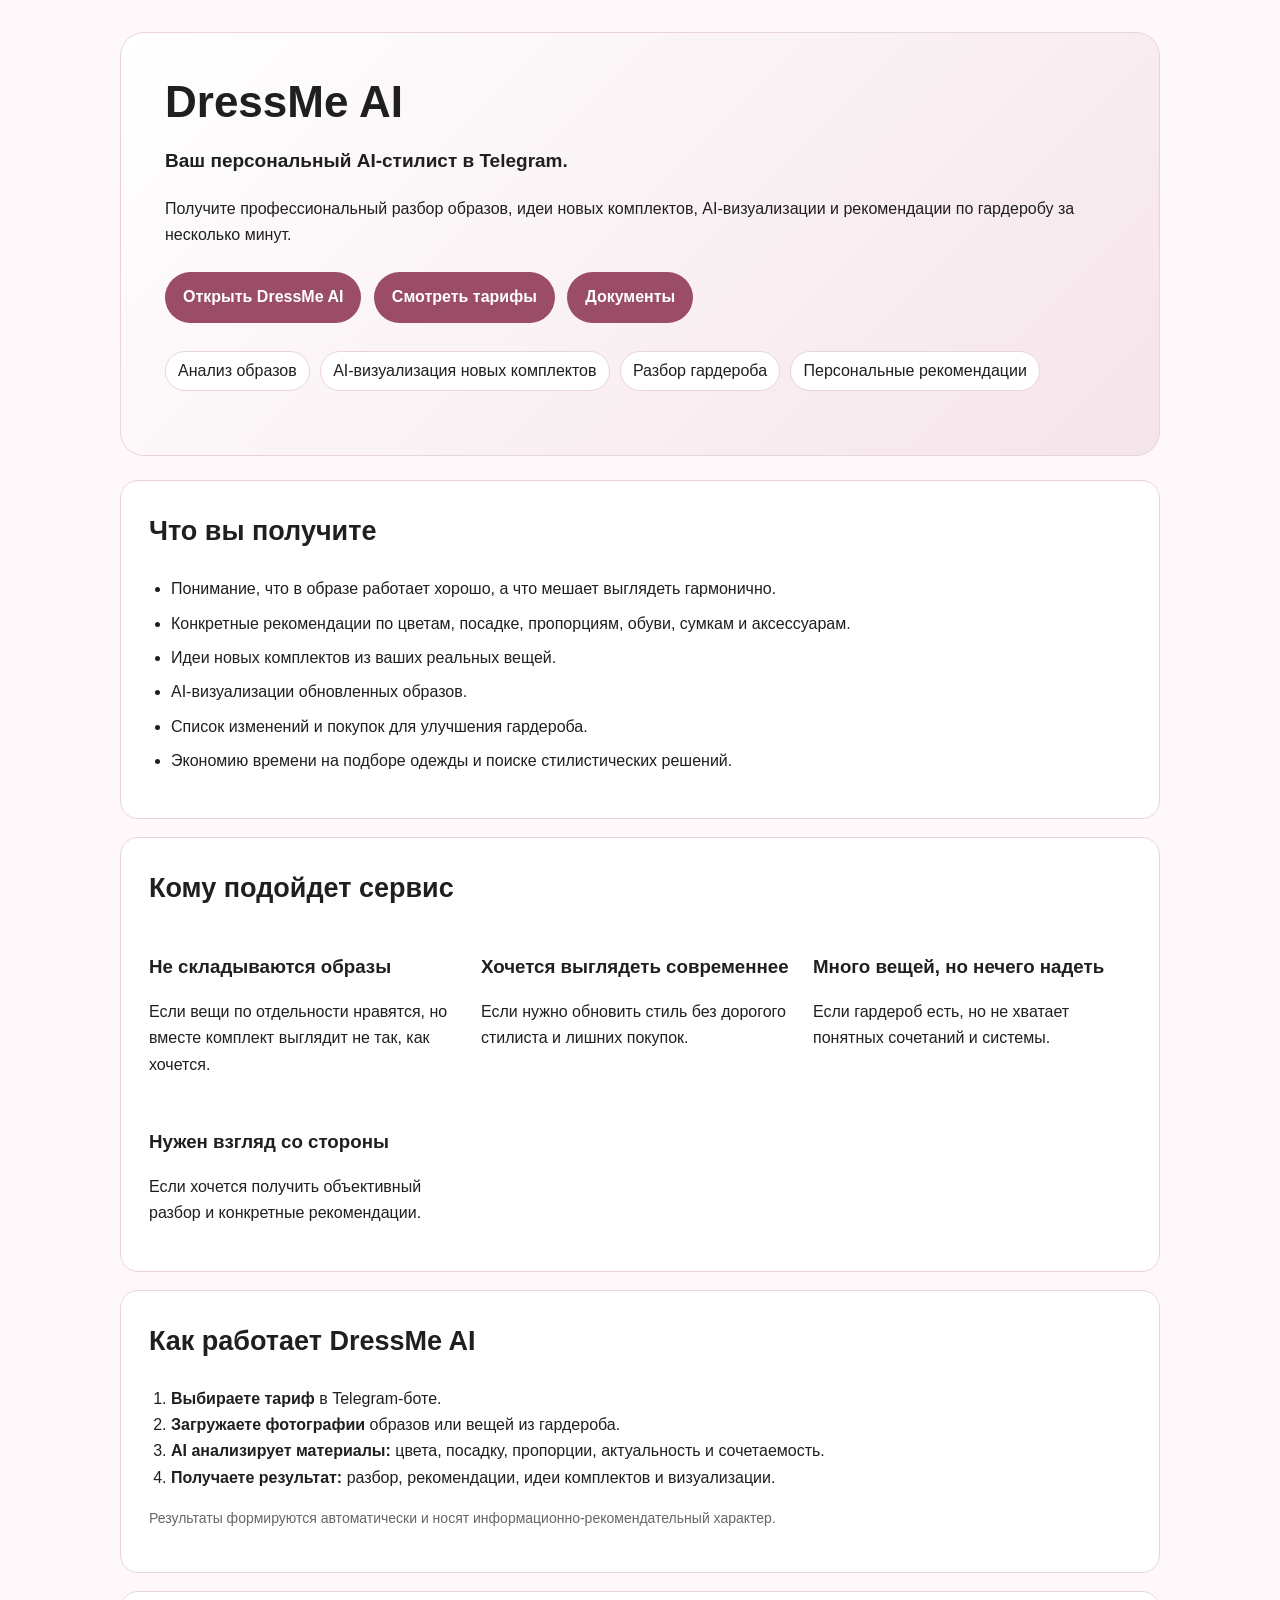
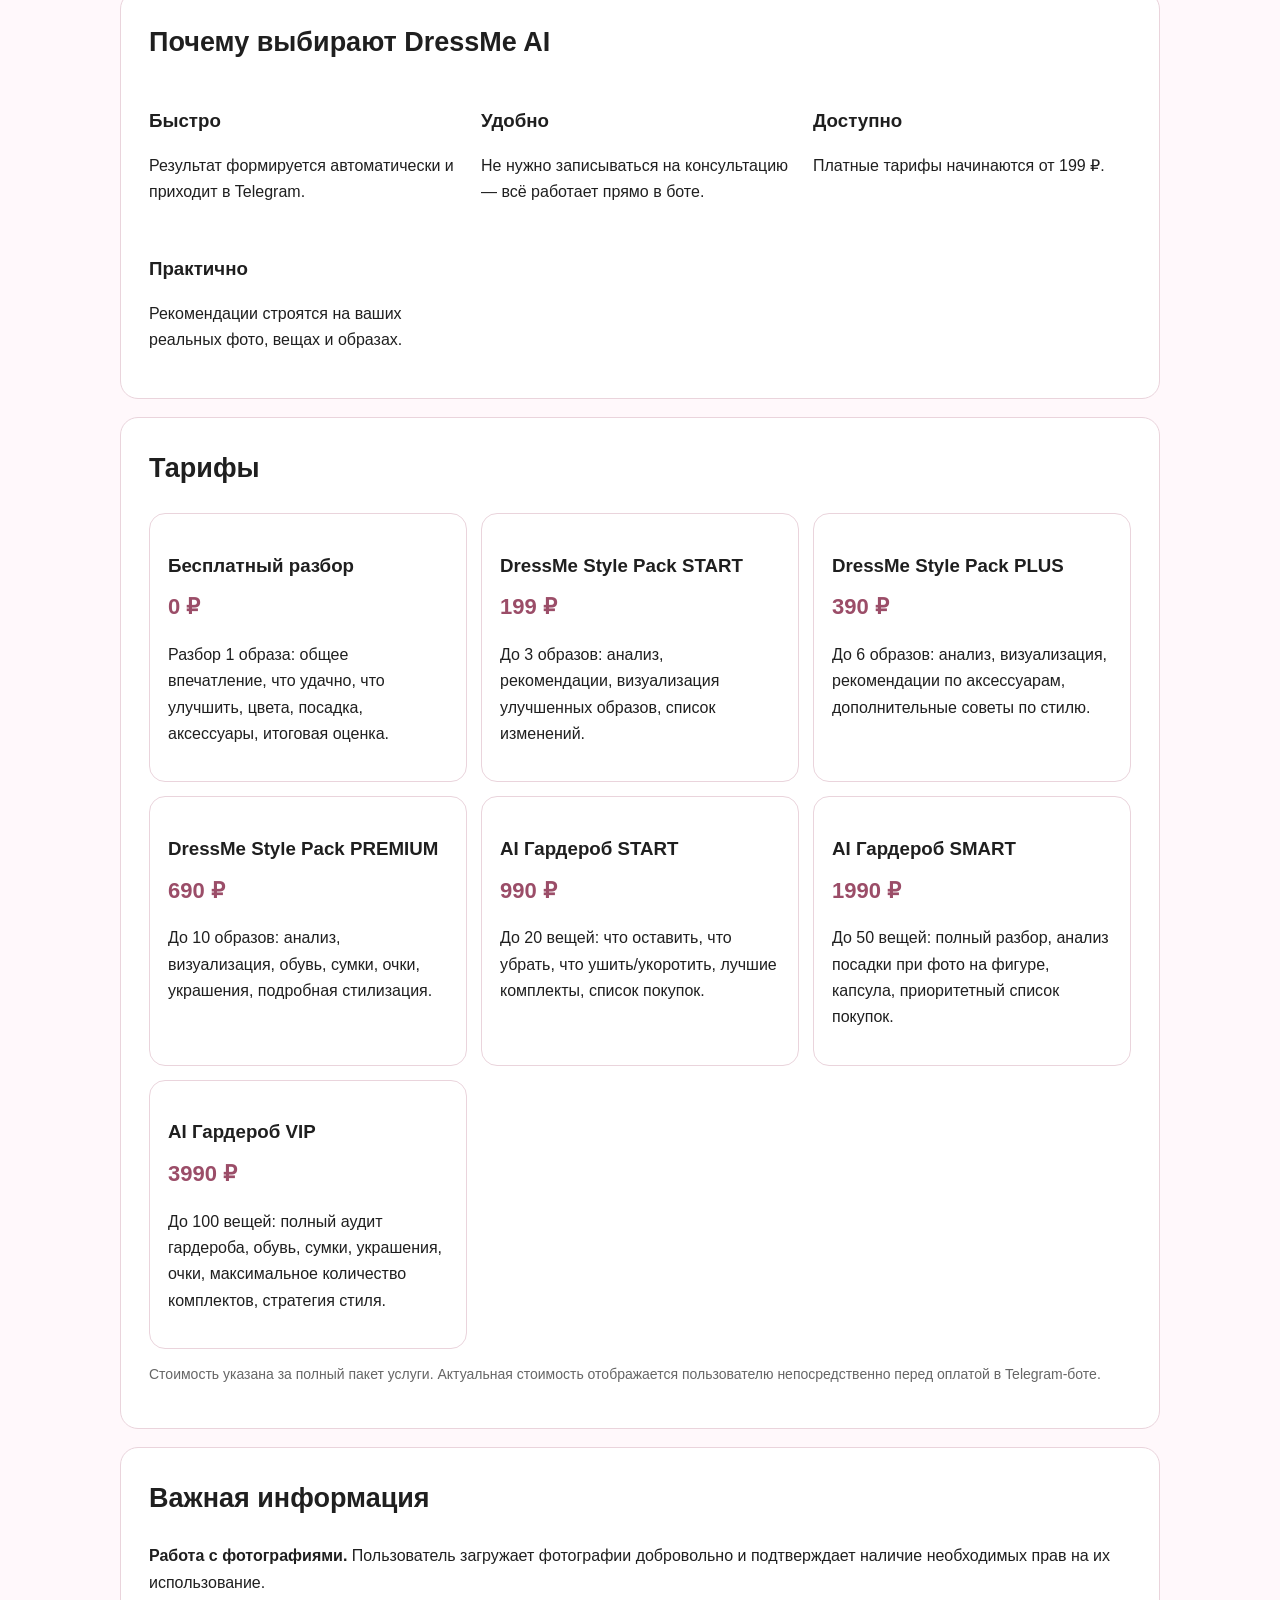
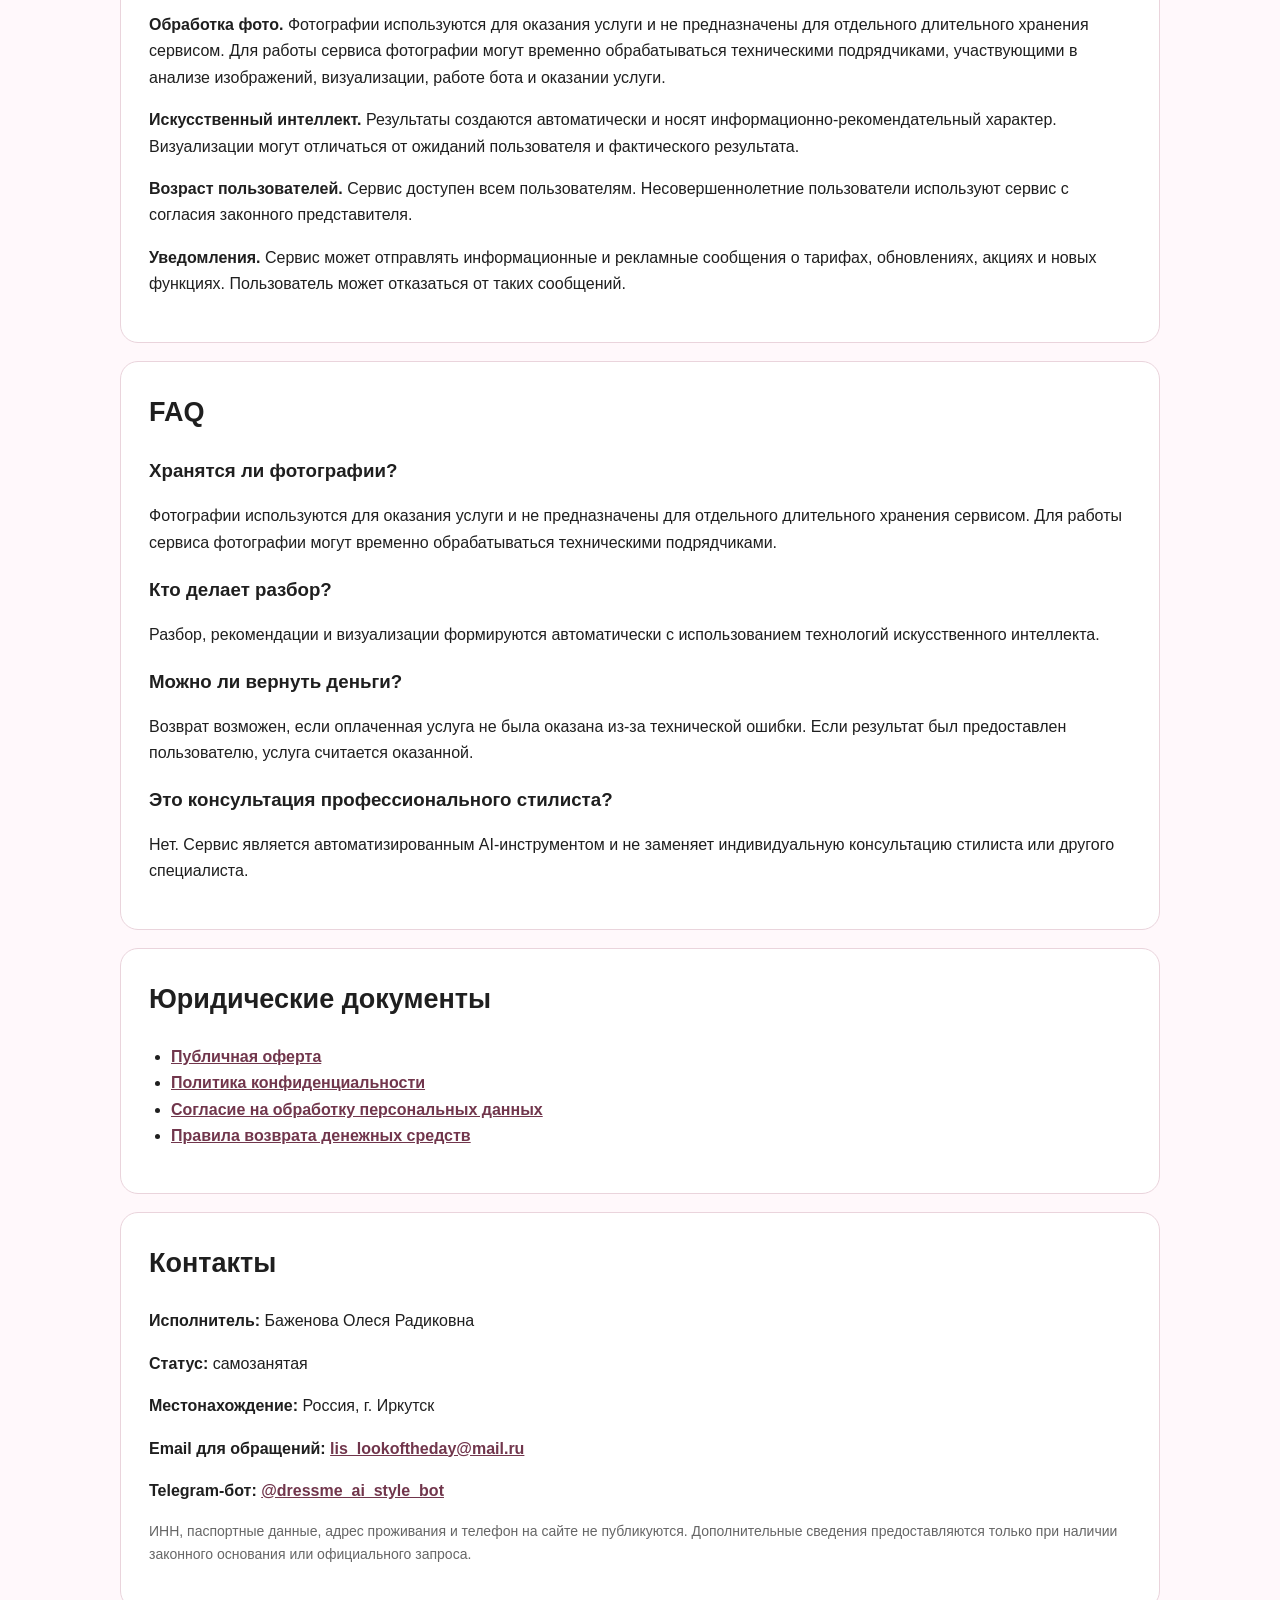
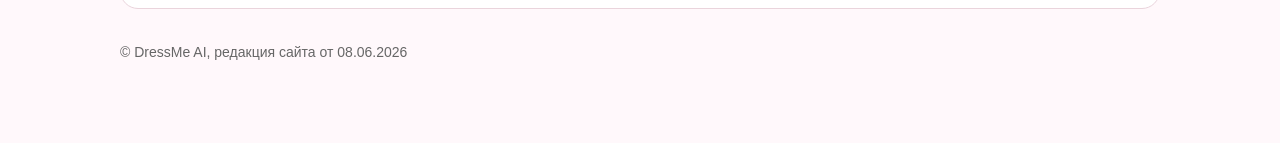
<file: index.html>
<!doctype html>
<html lang="ru">
<head>
  <meta charset="utf-8">
  <title>DressMe AI — персональный AI-стилист в Telegram</title>
  <meta name="viewport" content="width=device-width, initial-scale=1">
  <meta name="description" content="DressMe AI — персональный AI-стилист в Telegram: анализ образов, AI-визуализация комплектов и разбор гардероба.">
  <link rel="stylesheet" href="style.css">
</head>
<body>
<div class="container">
  <section class="hero">
    <h1>DressMe AI</h1>
    <p class="lead"><b>Ваш персональный AI-стилист в Telegram.</b></p>
    <p>Получите профессиональный разбор образов, идеи новых комплектов, AI-визуализации и рекомендации по гардеробу за несколько минут.</p>
    <p>
      <a class="btn" href="https://t.me/dressme_ai_style_bot">Открыть DressMe AI</a>
      <a class="btn" href="#prices">Смотреть тарифы</a>
      <a class="btn" href="#docs">Документы</a>
    </p>
    <p>
      <span class="badge">Анализ образов</span>
      <span class="badge">AI-визуализация новых комплектов</span>
      <span class="badge">Разбор гардероба</span>
      <span class="badge">Персональные рекомендации</span>
    </p>
  </section>

  <section class="card">
    <h2>Что вы получите</h2>
    <ul class="checklist">
      <li>Понимание, что в образе работает хорошо, а что мешает выглядеть гармонично.</li>
      <li>Конкретные рекомендации по цветам, посадке, пропорциям, обуви, сумкам и аксессуарам.</li>
      <li>Идеи новых комплектов из ваших реальных вещей.</li>
      <li>AI-визуализации обновленных образов.</li>
      <li>Список изменений и покупок для улучшения гардероба.</li>
      <li>Экономию времени на подборе одежды и поиске стилистических решений.</li>
    </ul>
  </section>

  <section class="card">
    <h2>Кому подойдет сервис</h2>
    <div class="grid">
      <div><h3>Не складываются образы</h3><p>Если вещи по отдельности нравятся, но вместе комплект выглядит не так, как хочется.</p></div>
      <div><h3>Хочется выглядеть современнее</h3><p>Если нужно обновить стиль без дорогого стилиста и лишних покупок.</p></div>
      <div><h3>Много вещей, но нечего надеть</h3><p>Если гардероб есть, но не хватает понятных сочетаний и системы.</p></div>
      <div><h3>Нужен взгляд со стороны</h3><p>Если хочется получить объективный разбор и конкретные рекомендации.</p></div>
    </div>
  </section>

  <section class="card">
    <h2>Как работает DressMe AI</h2>
    <ol>
      <li><b>Выбираете тариф</b> в Telegram-боте.</li>
      <li><b>Загружаете фотографии</b> образов или вещей из гардероба.</li>
      <li><b>AI анализирует материалы:</b> цвета, посадку, пропорции, актуальность и сочетаемость.</li>
      <li><b>Получаете результат:</b> разбор, рекомендации, идеи комплектов и визуализации.</li>
    </ol>
    <p class="small">Результаты формируются автоматически и носят информационно-рекомендательный характер.</p>
  </section>

  <section class="card">
    <h2>Почему выбирают DressMe AI</h2>
    <div class="grid">
      <div><h3>Быстро</h3><p>Результат формируется автоматически и приходит в Telegram.</p></div>
      <div><h3>Удобно</h3><p>Не нужно записываться на консультацию — всё работает прямо в боте.</p></div>
      <div><h3>Доступно</h3><p>Платные тарифы начинаются от 199 ₽.</p></div>
      <div><h3>Практично</h3><p>Рекомендации строятся на ваших реальных фото, вещах и образах.</p></div>
    </div>
  </section>

  <section class="card" id="prices">
    <h2>Тарифы</h2>
    <div class="grid">
      <div class="price"><h3>Бесплатный разбор</h3><strong>0 ₽</strong><p>Разбор 1 образа: общее впечатление, что удачно, что улучшить, цвета, посадка, аксессуары, итоговая оценка.</p></div>
      <div class="price"><h3>DressMe Style Pack START</h3><strong>199 ₽</strong><p>До 3 образов: анализ, рекомендации, визуализация улучшенных образов, список изменений.</p></div>
      <div class="price"><h3>DressMe Style Pack PLUS</h3><strong>390 ₽</strong><p>До 6 образов: анализ, визуализация, рекомендации по аксессуарам, дополнительные советы по стилю.</p></div>
      <div class="price"><h3>DressMe Style Pack PREMIUM</h3><strong>690 ₽</strong><p>До 10 образов: анализ, визуализация, обувь, сумки, очки, украшения, подробная стилизация.</p></div>
      <div class="price"><h3>AI Гардероб START</h3><strong>990 ₽</strong><p>До 20 вещей: что оставить, что убрать, что ушить/укоротить, лучшие комплекты, список покупок.</p></div>
      <div class="price"><h3>AI Гардероб SMART</h3><strong>1990 ₽</strong><p>До 50 вещей: полный разбор, анализ посадки при фото на фигуре, капсула, приоритетный список покупок.</p></div>
      <div class="price"><h3>AI Гардероб VIP</h3><strong>3990 ₽</strong><p>До 100 вещей: полный аудит гардероба, обувь, сумки, украшения, очки, максимальное количество комплектов, стратегия стиля.</p></div>
    </div>
    <p class="small">Стоимость указана за полный пакет услуги. Актуальная стоимость отображается пользователю непосредственно перед оплатой в Telegram-боте.</p>
  </section>

  <section class="card">
    <h2>Важная информация</h2>
    <p><b>Работа с фотографиями.</b> Пользователь загружает фотографии добровольно и подтверждает наличие необходимых прав на их использование.</p>
    <p><b>Обработка фото.</b> Фотографии используются для оказания услуги и не предназначены для отдельного длительного хранения сервисом. Для работы сервиса фотографии могут временно обрабатываться техническими подрядчиками, участвующими в анализе изображений, визуализации, работе бота и оказании услуги.</p>
    <p><b>Искусственный интеллект.</b> Результаты создаются автоматически и носят информационно-рекомендательный характер. Визуализации могут отличаться от ожиданий пользователя и фактического результата.</p>
    <p><b>Возраст пользователей.</b> Сервис доступен всем пользователям. Несовершеннолетние пользователи используют сервис с согласия законного представителя.</p>
    <p><b>Уведомления.</b> Сервис может отправлять информационные и рекламные сообщения о тарифах, обновлениях, акциях и новых функциях. Пользователь может отказаться от таких сообщений.</p>
  </section>

  <section class="card">
    <h2>FAQ</h2>
    <h3>Хранятся ли фотографии?</h3>
    <p>Фотографии используются для оказания услуги и не предназначены для отдельного длительного хранения сервисом. Для работы сервиса фотографии могут временно обрабатываться техническими подрядчиками.</p>
    <h3>Кто делает разбор?</h3>
    <p>Разбор, рекомендации и визуализации формируются автоматически с использованием технологий искусственного интеллекта.</p>
    <h3>Можно ли вернуть деньги?</h3>
    <p>Возврат возможен, если оплаченная услуга не была оказана из-за технической ошибки. Если результат был предоставлен пользователю, услуга считается оказанной.</p>
    <h3>Это консультация профессионального стилиста?</h3>
    <p>Нет. Сервис является автоматизированным AI-инструментом и не заменяет индивидуальную консультацию стилиста или другого специалиста.</p>
  </section>

  <section class="card" id="docs">
    <h2>Юридические документы</h2>
    <ul>
      <li><a href="offer.html">Публичная оферта</a></li>
      <li><a href="privacy.html">Политика конфиденциальности</a></li>
      <li><a href="consent.html">Согласие на обработку персональных данных</a></li>
      <li><a href="refund.html">Правила возврата денежных средств</a></li>
    </ul>
  </section>

  <section class="card">
    <h2>Контакты</h2>
    <p><b>Исполнитель:</b> Баженова Олеся Радиковна</p>
    <p><b>Статус:</b> самозанятая</p>
    <p><b>Местонахождение:</b> Россия, г. Иркутск</p>
    <p><b>Email для обращений:</b> <a href="mailto:lis_lookoftheday@mail.ru">lis_lookoftheday@mail.ru</a></p>
    <p><b>Telegram-бот:</b> <a href="https://t.me/dressme_ai_style_bot">@dressme_ai_style_bot</a></p>
    <p class="small">ИНН, паспортные данные, адрес проживания и телефон на сайте не публикуются. Дополнительные сведения предоставляются только при наличии законного основания или официального запроса.</p>
  </section>

  <p class="footer">© DressMe AI, редакция сайта от 08.06.2026</p>
</div>
</body>
</html>
</file>
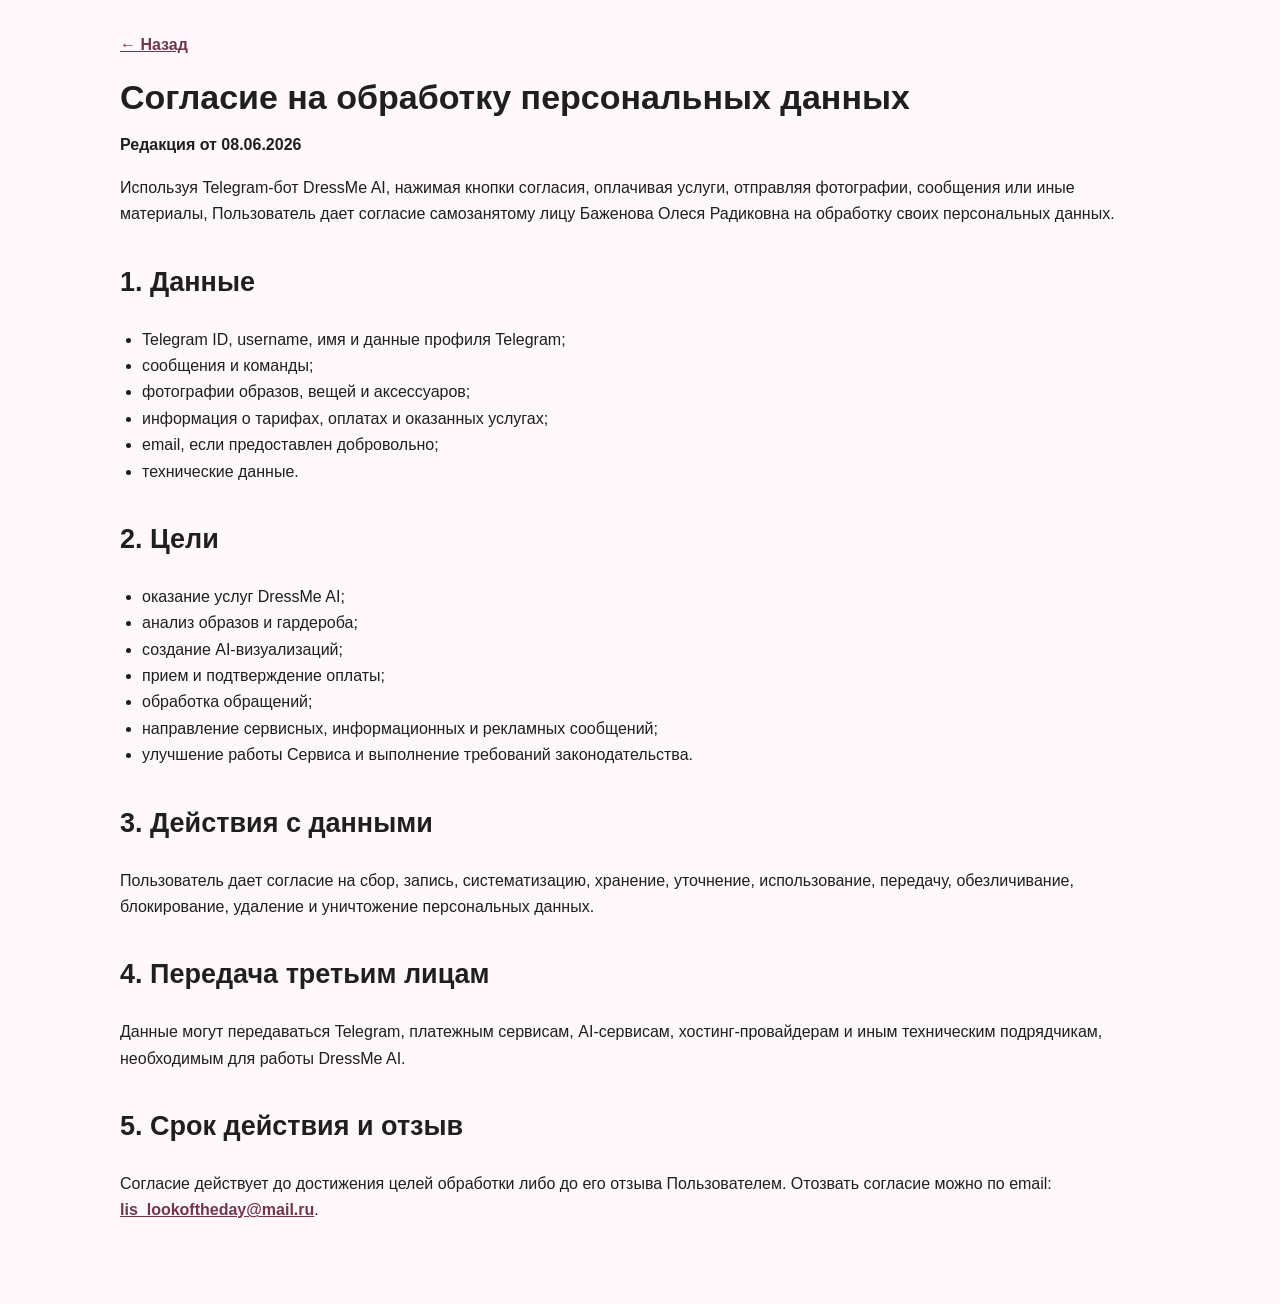
<file: consent.html>
<!doctype html><html lang="ru"><head><meta charset="utf-8"><title>Согласие на обработку персональных данных</title><meta name="viewport" content="width=device-width, initial-scale=1"><link rel="stylesheet" href="style.css"></head><body><div class="container doc"><a class="back" href="index.html">← Назад</a><h1>Согласие на обработку персональных данных</h1><p><b>Редакция от 08.06.2026</b></p><p>Используя Telegram-бот DressMe AI, нажимая кнопки согласия, оплачивая услуги, отправляя фотографии, сообщения или иные материалы, Пользователь дает согласие самозанятому лицу Баженова Олеся Радиковна на обработку своих персональных данных.</p><h2>1. Данные</h2><ul><li>Telegram ID, username, имя и данные профиля Telegram;</li><li>сообщения и команды;</li><li>фотографии образов, вещей и аксессуаров;</li><li>информация о тарифах, оплатах и оказанных услугах;</li><li>email, если предоставлен добровольно;</li><li>технические данные.</li></ul><h2>2. Цели</h2><ul><li>оказание услуг DressMe AI;</li><li>анализ образов и гардероба;</li><li>создание AI-визуализаций;</li><li>прием и подтверждение оплаты;</li><li>обработка обращений;</li><li>направление сервисных, информационных и рекламных сообщений;</li><li>улучшение работы Сервиса и выполнение требований законодательства.</li></ul><h2>3. Действия с данными</h2><p>Пользователь дает согласие на сбор, запись, систематизацию, хранение, уточнение, использование, передачу, обезличивание, блокирование, удаление и уничтожение персональных данных.</p><h2>4. Передача третьим лицам</h2><p>Данные могут передаваться Telegram, платежным сервисам, AI-сервисам, хостинг-провайдерам и иным техническим подрядчикам, необходимым для работы DressMe AI.</p><h2>5. Срок действия и отзыв</h2><p>Согласие действует до достижения целей обработки либо до его отзыва Пользователем. Отозвать согласие можно по email: <a href="mailto:lis_lookoftheday@mail.ru">lis_lookoftheday@mail.ru</a>.</p></div></body></html>
</file>
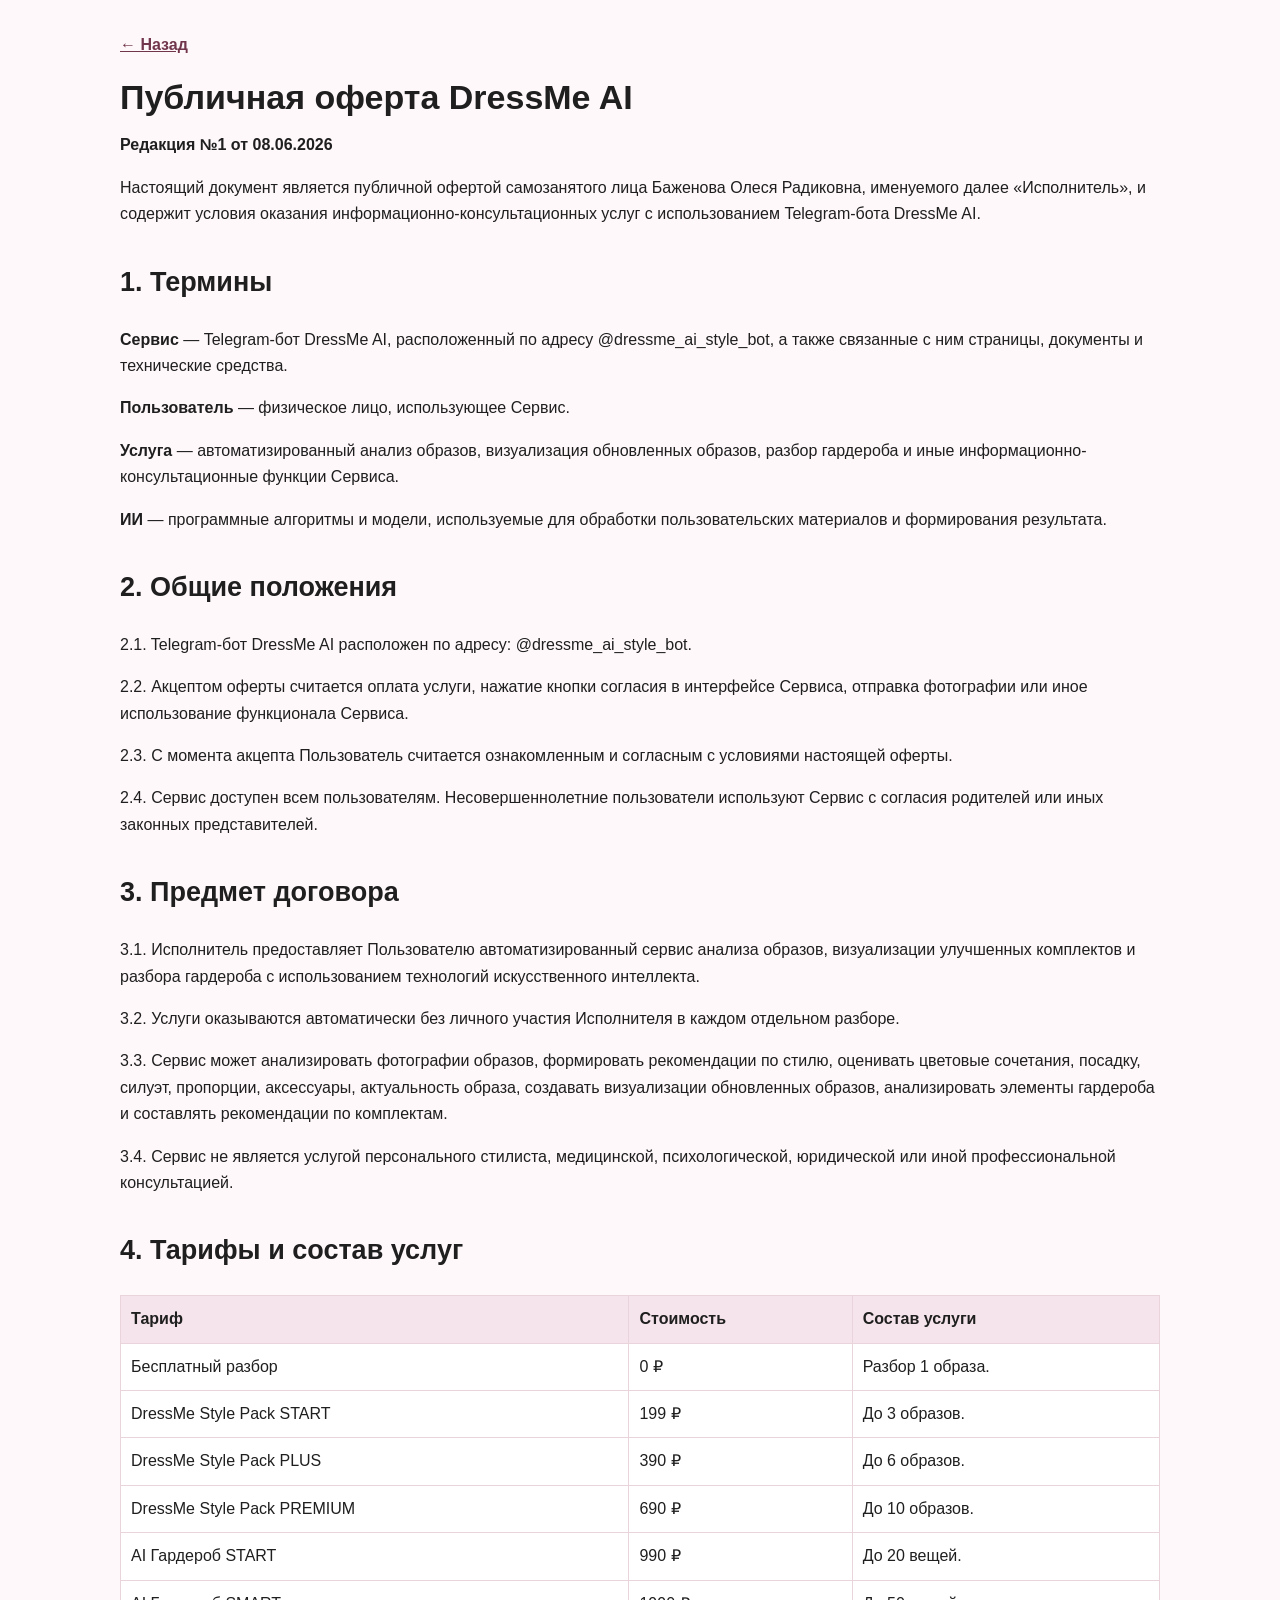
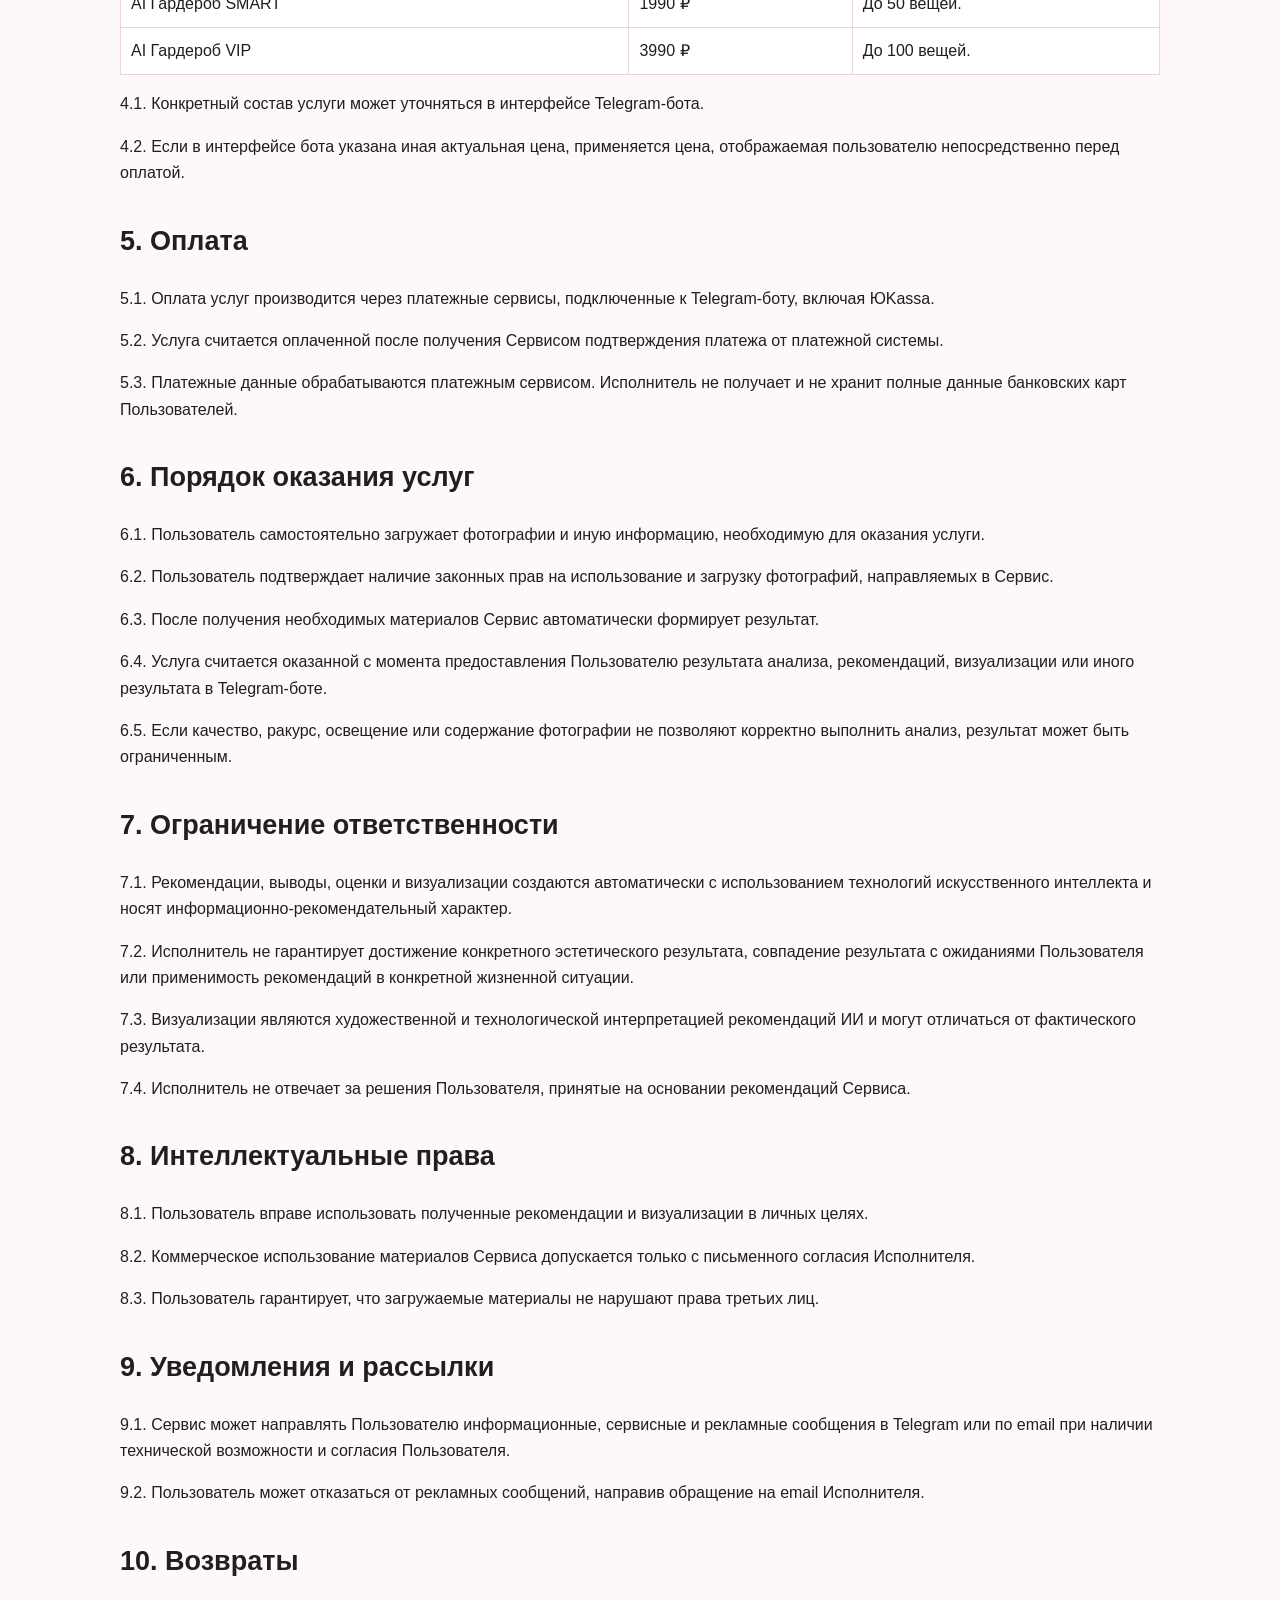
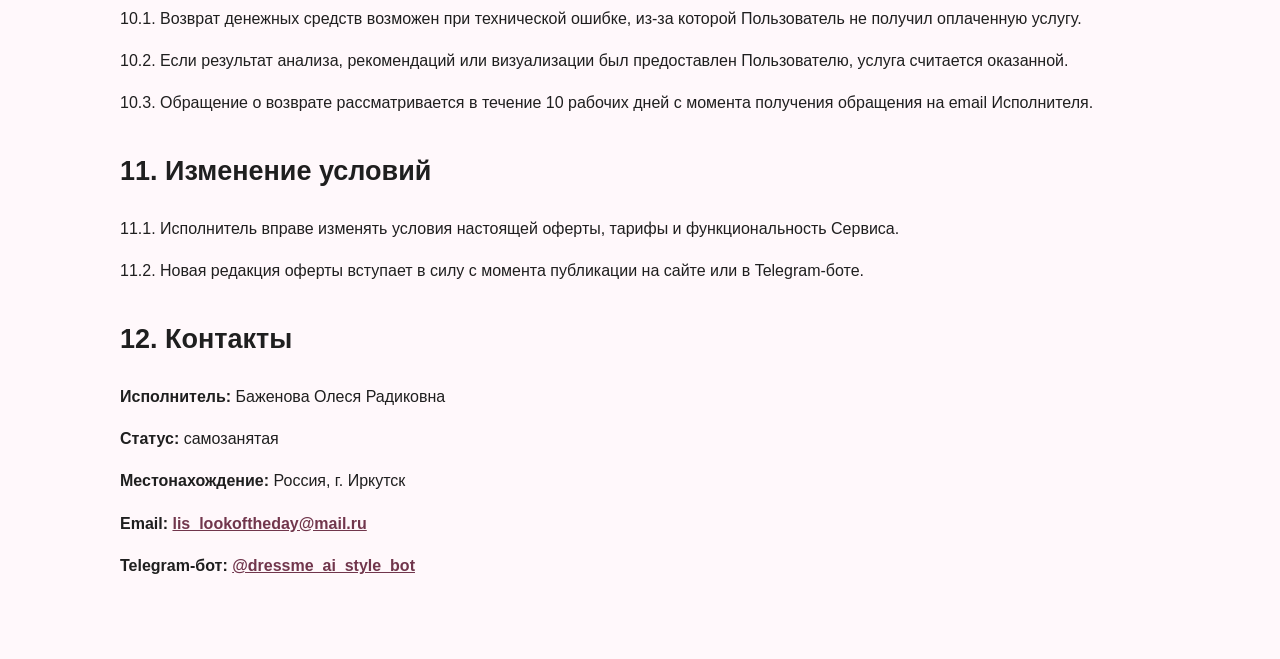
<file: offer.html>
<!doctype html><html lang="ru"><head><meta charset="utf-8"><title>Публичная оферта DressMe AI</title><meta name="viewport" content="width=device-width, initial-scale=1"><link rel="stylesheet" href="style.css"></head><body><div class="container doc">
<a class="back" href="index.html">← Назад</a>
<h1>Публичная оферта DressMe AI</h1><p><b>Редакция №1 от 08.06.2026</b></p>
<p>Настоящий документ является публичной офертой самозанятого лица Баженова Олеся Радиковна, именуемого далее «Исполнитель», и содержит условия оказания информационно-консультационных услуг с использованием Telegram-бота DressMe AI.</p>
<h2>1. Термины</h2><p><b>Сервис</b> — Telegram-бот DressMe AI, расположенный по адресу @dressme_ai_style_bot, а также связанные с ним страницы, документы и технические средства.</p><p><b>Пользователь</b> — физическое лицо, использующее Сервис.</p><p><b>Услуга</b> — автоматизированный анализ образов, визуализация обновленных образов, разбор гардероба и иные информационно-консультационные функции Сервиса.</p><p><b>ИИ</b> — программные алгоритмы и модели, используемые для обработки пользовательских материалов и формирования результата.</p>
<h2>2. Общие положения</h2><p>2.1. Telegram-бот DressMe AI расположен по адресу: @dressme_ai_style_bot.</p><p>2.2. Акцептом оферты считается оплата услуги, нажатие кнопки согласия в интерфейсе Сервиса, отправка фотографии или иное использование функционала Сервиса.</p><p>2.3. С момента акцепта Пользователь считается ознакомленным и согласным с условиями настоящей оферты.</p><p>2.4. Сервис доступен всем пользователям. Несовершеннолетние пользователи используют Сервис с согласия родителей или иных законных представителей.</p>
<h2>3. Предмет договора</h2><p>3.1. Исполнитель предоставляет Пользователю автоматизированный сервис анализа образов, визуализации улучшенных комплектов и разбора гардероба с использованием технологий искусственного интеллекта.</p><p>3.2. Услуги оказываются автоматически без личного участия Исполнителя в каждом отдельном разборе.</p><p>3.3. Сервис может анализировать фотографии образов, формировать рекомендации по стилю, оценивать цветовые сочетания, посадку, силуэт, пропорции, аксессуары, актуальность образа, создавать визуализации обновленных образов, анализировать элементы гардероба и составлять рекомендации по комплектам.</p><p>3.4. Сервис не является услугой персонального стилиста, медицинской, психологической, юридической или иной профессиональной консультацией.</p>
<h2>4. Тарифы и состав услуг</h2><table><tr><th>Тариф</th><th>Стоимость</th><th>Состав услуги</th></tr><tr><td>Бесплатный разбор</td><td>0 ₽</td><td>Разбор 1 образа.</td></tr><tr><td>DressMe Style Pack START</td><td>199 ₽</td><td>До 3 образов.</td></tr><tr><td>DressMe Style Pack PLUS</td><td>390 ₽</td><td>До 6 образов.</td></tr><tr><td>DressMe Style Pack PREMIUM</td><td>690 ₽</td><td>До 10 образов.</td></tr><tr><td>AI Гардероб START</td><td>990 ₽</td><td>До 20 вещей.</td></tr><tr><td>AI Гардероб SMART</td><td>1990 ₽</td><td>До 50 вещей.</td></tr><tr><td>AI Гардероб VIP</td><td>3990 ₽</td><td>До 100 вещей.</td></tr></table><p>4.1. Конкретный состав услуги может уточняться в интерфейсе Telegram-бота.</p><p>4.2. Если в интерфейсе бота указана иная актуальная цена, применяется цена, отображаемая пользователю непосредственно перед оплатой.</p>
<h2>5. Оплата</h2><p>5.1. Оплата услуг производится через платежные сервисы, подключенные к Telegram-боту, включая ЮKassa.</p><p>5.2. Услуга считается оплаченной после получения Сервисом подтверждения платежа от платежной системы.</p><p>5.3. Платежные данные обрабатываются платежным сервисом. Исполнитель не получает и не хранит полные данные банковских карт Пользователей.</p>
<h2>6. Порядок оказания услуг</h2><p>6.1. Пользователь самостоятельно загружает фотографии и иную информацию, необходимую для оказания услуги.</p><p>6.2. Пользователь подтверждает наличие законных прав на использование и загрузку фотографий, направляемых в Сервис.</p><p>6.3. После получения необходимых материалов Сервис автоматически формирует результат.</p><p>6.4. Услуга считается оказанной с момента предоставления Пользователю результата анализа, рекомендаций, визуализации или иного результата в Telegram-боте.</p><p>6.5. Если качество, ракурс, освещение или содержание фотографии не позволяют корректно выполнить анализ, результат может быть ограниченным.</p>
<h2>7. Ограничение ответственности</h2><p>7.1. Рекомендации, выводы, оценки и визуализации создаются автоматически с использованием технологий искусственного интеллекта и носят информационно-рекомендательный характер.</p><p>7.2. Исполнитель не гарантирует достижение конкретного эстетического результата, совпадение результата с ожиданиями Пользователя или применимость рекомендаций в конкретной жизненной ситуации.</p><p>7.3. Визуализации являются художественной и технологической интерпретацией рекомендаций ИИ и могут отличаться от фактического результата.</p><p>7.4. Исполнитель не отвечает за решения Пользователя, принятые на основании рекомендаций Сервиса.</p>
<h2>8. Интеллектуальные права</h2><p>8.1. Пользователь вправе использовать полученные рекомендации и визуализации в личных целях.</p><p>8.2. Коммерческое использование материалов Сервиса допускается только с письменного согласия Исполнителя.</p><p>8.3. Пользователь гарантирует, что загружаемые материалы не нарушают права третьих лиц.</p>
<h2>9. Уведомления и рассылки</h2><p>9.1. Сервис может направлять Пользователю информационные, сервисные и рекламные сообщения в Telegram или по email при наличии технической возможности и согласия Пользователя.</p><p>9.2. Пользователь может отказаться от рекламных сообщений, направив обращение на email Исполнителя.</p>
<h2>10. Возвраты</h2><p>10.1. Возврат денежных средств возможен при технической ошибке, из-за которой Пользователь не получил оплаченную услугу.</p><p>10.2. Если результат анализа, рекомендаций или визуализации был предоставлен Пользователю, услуга считается оказанной.</p><p>10.3. Обращение о возврате рассматривается в течение 10 рабочих дней с момента получения обращения на email Исполнителя.</p>
<h2>11. Изменение условий</h2><p>11.1. Исполнитель вправе изменять условия настоящей оферты, тарифы и функциональность Сервиса.</p><p>11.2. Новая редакция оферты вступает в силу с момента публикации на сайте или в Telegram-боте.</p>
<h2>12. Контакты</h2><p><b>Исполнитель:</b> Баженова Олеся Радиковна</p><p><b>Статус:</b> самозанятая</p><p><b>Местонахождение:</b> Россия, г. Иркутск</p><p><b>Email:</b> <a href="mailto:lis_lookoftheday@mail.ru">lis_lookoftheday@mail.ru</a></p><p><b>Telegram-бот:</b> <a href="https://t.me/dressme_ai_style_bot">@dressme_ai_style_bot</a></p></div></body></html>
</file>
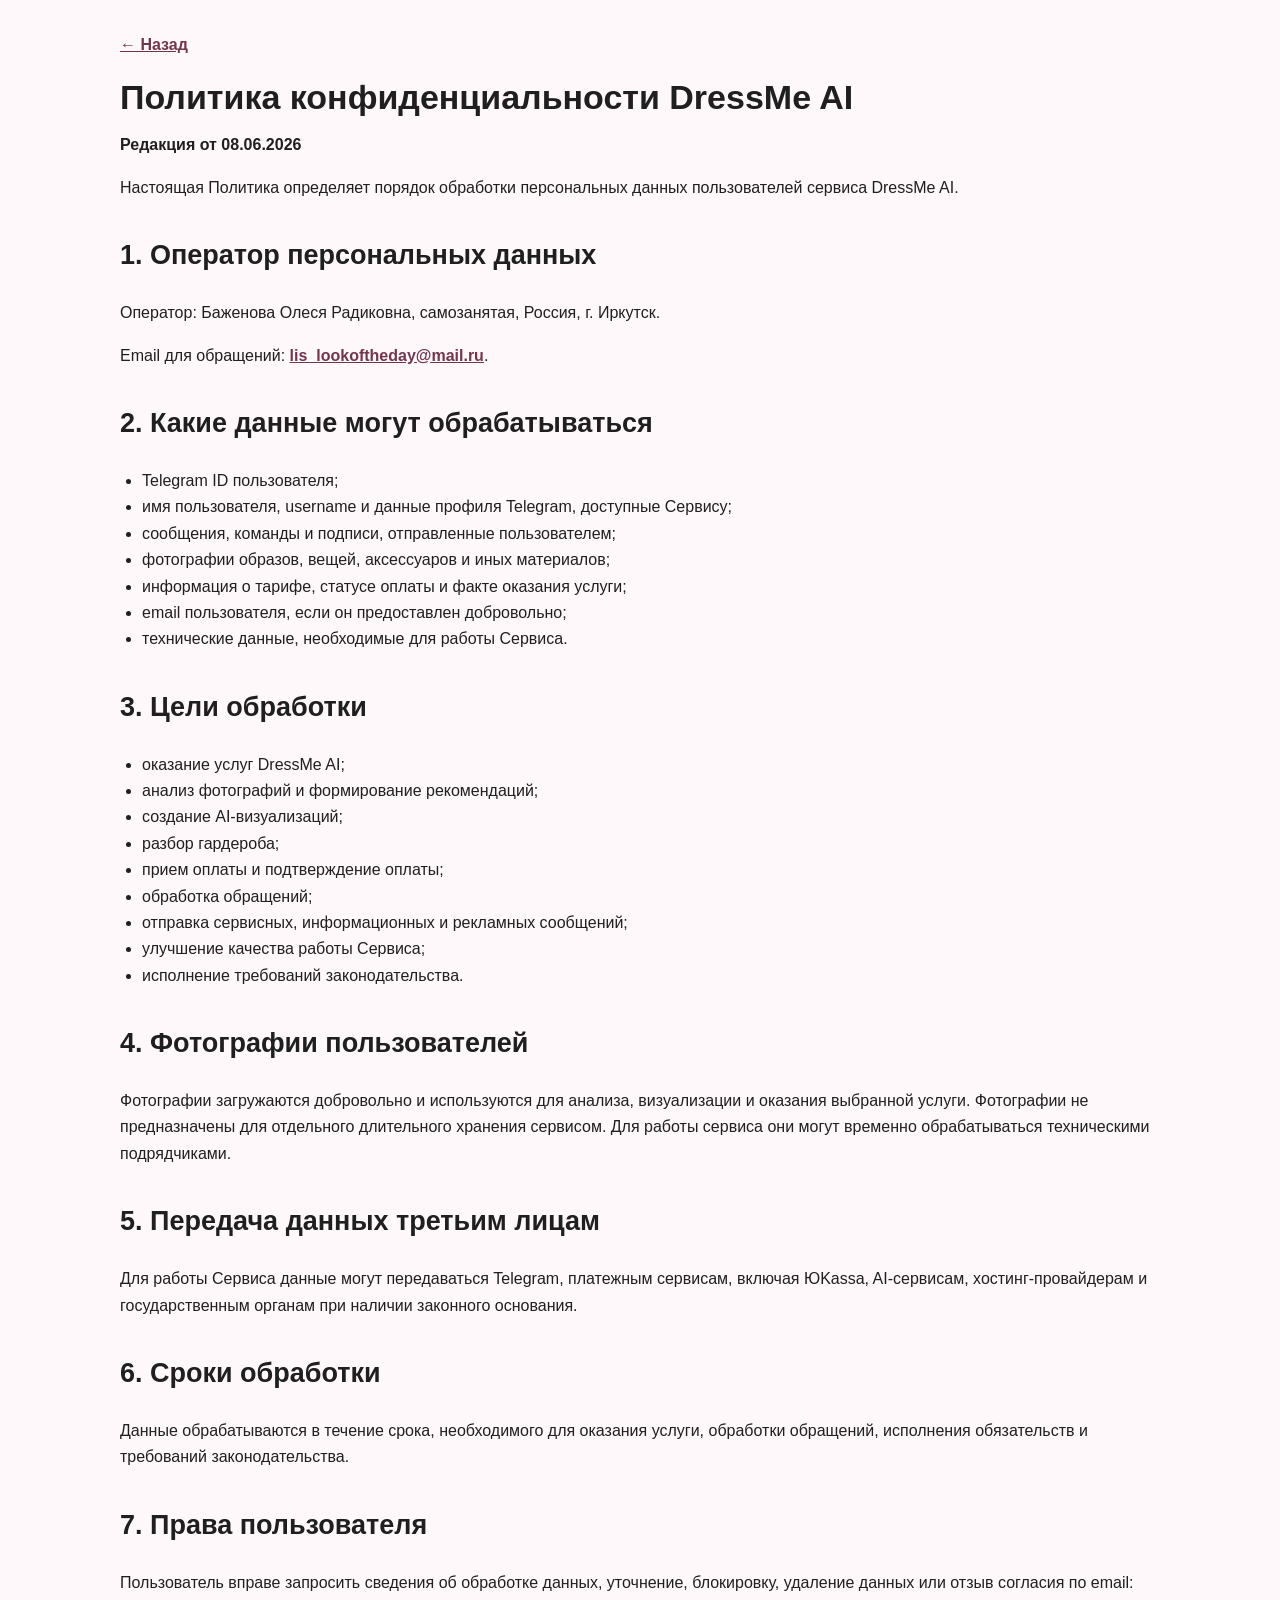
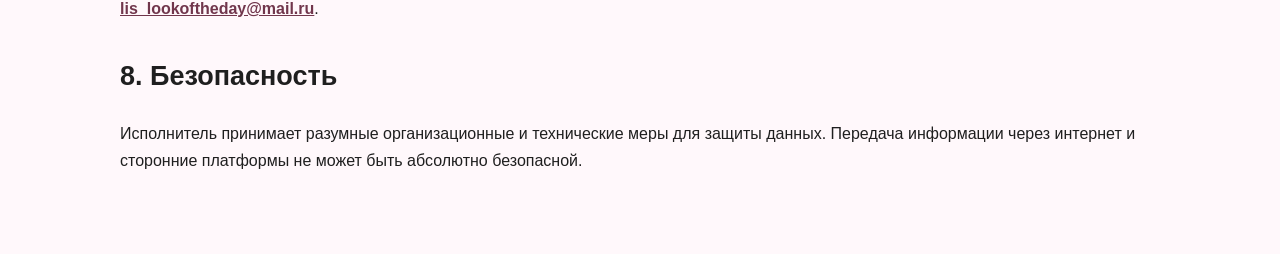
<file: privacy.html>
<!doctype html><html lang="ru"><head><meta charset="utf-8"><title>Политика конфиденциальности DressMe AI</title><meta name="viewport" content="width=device-width, initial-scale=1"><link rel="stylesheet" href="style.css"></head><body><div class="container doc"><a class="back" href="index.html">← Назад</a><h1>Политика конфиденциальности DressMe AI</h1><p><b>Редакция от 08.06.2026</b></p><p>Настоящая Политика определяет порядок обработки персональных данных пользователей сервиса DressMe AI.</p><h2>1. Оператор персональных данных</h2><p>Оператор: Баженова Олеся Радиковна, самозанятая, Россия, г. Иркутск.</p><p>Email для обращений: <a href="mailto:lis_lookoftheday@mail.ru">lis_lookoftheday@mail.ru</a>.</p><h2>2. Какие данные могут обрабатываться</h2><ul><li>Telegram ID пользователя;</li><li>имя пользователя, username и данные профиля Telegram, доступные Сервису;</li><li>сообщения, команды и подписи, отправленные пользователем;</li><li>фотографии образов, вещей, аксессуаров и иных материалов;</li><li>информация о тарифе, статусе оплаты и факте оказания услуги;</li><li>email пользователя, если он предоставлен добровольно;</li><li>технические данные, необходимые для работы Сервиса.</li></ul><h2>3. Цели обработки</h2><ul><li>оказание услуг DressMe AI;</li><li>анализ фотографий и формирование рекомендаций;</li><li>создание AI-визуализаций;</li><li>разбор гардероба;</li><li>прием оплаты и подтверждение оплаты;</li><li>обработка обращений;</li><li>отправка сервисных, информационных и рекламных сообщений;</li><li>улучшение качества работы Сервиса;</li><li>исполнение требований законодательства.</li></ul><h2>4. Фотографии пользователей</h2><p>Фотографии загружаются добровольно и используются для анализа, визуализации и оказания выбранной услуги. Фотографии не предназначены для отдельного длительного хранения сервисом. Для работы сервиса они могут временно обрабатываться техническими подрядчиками.</p><h2>5. Передача данных третьим лицам</h2><p>Для работы Сервиса данные могут передаваться Telegram, платежным сервисам, включая ЮKassa, AI-сервисам, хостинг-провайдерам и государственным органам при наличии законного основания.</p><h2>6. Сроки обработки</h2><p>Данные обрабатываются в течение срока, необходимого для оказания услуги, обработки обращений, исполнения обязательств и требований законодательства.</p><h2>7. Права пользователя</h2><p>Пользователь вправе запросить сведения об обработке данных, уточнение, блокировку, удаление данных или отзыв согласия по email: <a href="mailto:lis_lookoftheday@mail.ru">lis_lookoftheday@mail.ru</a>.</p><h2>8. Безопасность</h2><p>Исполнитель принимает разумные организационные и технические меры для защиты данных. Передача информации через интернет и сторонние платформы не может быть абсолютно безопасной.</p></div></body></html>
</file>
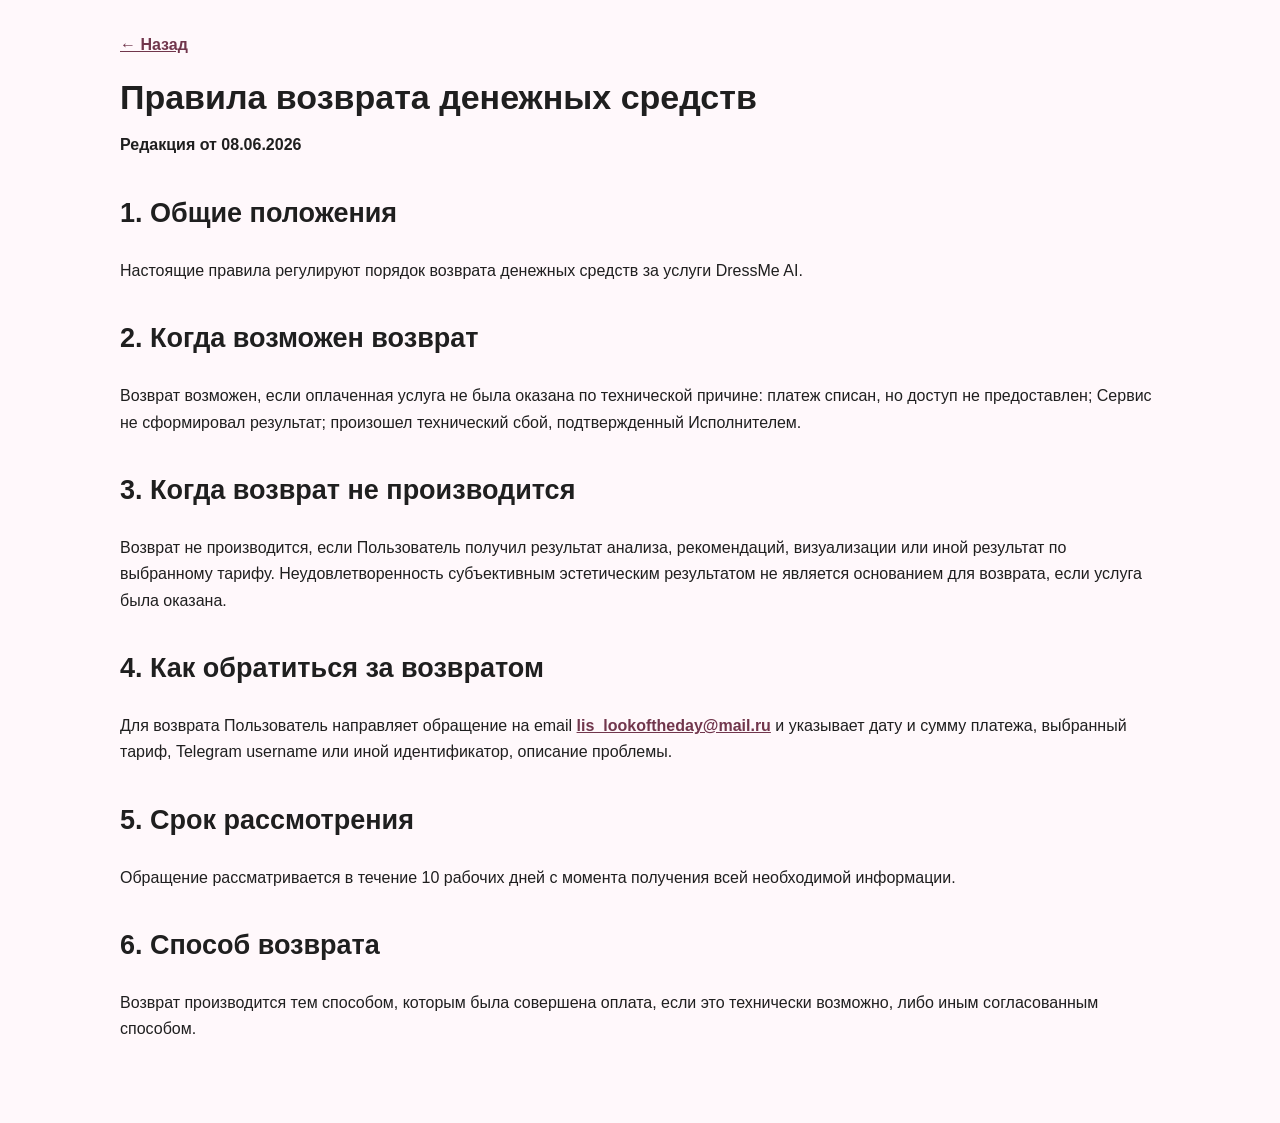
<file: refund.html>
<!doctype html><html lang="ru"><head><meta charset="utf-8"><title>Правила возврата средств DressMe AI</title><meta name="viewport" content="width=device-width, initial-scale=1"><link rel="stylesheet" href="style.css"></head><body><div class="container doc"><a class="back" href="index.html">← Назад</a><h1>Правила возврата денежных средств</h1><p><b>Редакция от 08.06.2026</b></p><h2>1. Общие положения</h2><p>Настоящие правила регулируют порядок возврата денежных средств за услуги DressMe AI.</p><h2>2. Когда возможен возврат</h2><p>Возврат возможен, если оплаченная услуга не была оказана по технической причине: платеж списан, но доступ не предоставлен; Сервис не сформировал результат; произошел технический сбой, подтвержденный Исполнителем.</p><h2>3. Когда возврат не производится</h2><p>Возврат не производится, если Пользователь получил результат анализа, рекомендаций, визуализации или иной результат по выбранному тарифу. Неудовлетворенность субъективным эстетическим результатом не является основанием для возврата, если услуга была оказана.</p><h2>4. Как обратиться за возвратом</h2><p>Для возврата Пользователь направляет обращение на email <a href="mailto:lis_lookoftheday@mail.ru">lis_lookoftheday@mail.ru</a> и указывает дату и сумму платежа, выбранный тариф, Telegram username или иной идентификатор, описание проблемы.</p><h2>5. Срок рассмотрения</h2><p>Обращение рассматривается в течение 10 рабочих дней с момента получения всей необходимой информации.</p><h2>6. Способ возврата</h2><p>Возврат производится тем способом, которым была совершена оплата, если это технически возможно, либо иным согласованным способом.</p></div></body></html>
</file>
<file: style.css>
:root {
  --bg: #fff8fb;
  --card: #ffffff;
  --text: #1f1f1f;
  --muted: #666666;
  --accent: #9b4d68;
  --accent-dark: #71364c;
  --accent-light: #f5e4eb;
  --border: #ead4dc;
}
* { box-sizing: border-box; }
body {
  margin: 0;
  font-family: Arial, Helvetica, sans-serif;
  background: var(--bg);
  color: var(--text);
  line-height: 1.65;
}
.container {
  max-width: 1080px;
  margin: 0 auto;
  padding: 32px 20px 64px;
}
.hero {
  background: linear-gradient(135deg, #ffffff, var(--accent-light));
  border: 1px solid var(--border);
  border-radius: 24px;
  padding: 44px;
  margin-bottom: 24px;
}
.card {
  background: var(--card);
  border: 1px solid var(--border);
  border-radius: 18px;
  padding: 28px;
  margin: 18px 0;
}
h1 { font-size: 44px; line-height: 1.12; margin: 0 0 14px; }
h2 { margin-top: 0; font-size: 27px; }
h3 { margin-bottom: 8px; }
a { color: var(--accent-dark); font-weight: 700; }
.btn {
  display: inline-block;
  padding: 12px 18px;
  border-radius: 999px;
  background: var(--accent);
  color: white;
  text-decoration: none;
  margin: 8px 8px 8px 0;
}
.btn:hover { background: var(--accent-dark); }
.grid {
  display: grid;
  grid-template-columns: repeat(auto-fit, minmax(240px, 1fr));
  gap: 14px;
}
.price {
  border: 1px solid var(--border);
  border-radius: 16px;
  padding: 18px;
  background: #fff;
}
.price strong { font-size: 22px; color: var(--accent); }
.small { color: var(--muted); font-size: 14px; }
table { width: 100%; border-collapse: collapse; margin: 16px 0; background: white; }
th, td { border: 1px solid var(--border); padding: 10px; vertical-align: top; }
th { background: var(--accent-light); text-align: left; }
.footer { color: var(--muted); font-size: 14px; margin-top: 32px; }
.doc h1 { font-size: 34px; }
.doc h2 { margin-top: 32px; }
.back { margin-bottom: 20px; display: inline-block; }
ul, ol { padding-left: 22px; }
.badge {
  display: inline-block;
  background: #ffffff;
  border: 1px solid var(--border);
  border-radius: 999px;
  padding: 6px 12px;
  margin: 4px 6px 4px 0;
}
.lead { font-size: 19px; }
.checklist li { margin-bottom: 8px; }
@media (max-width: 640px) {
  h1 { font-size: 32px; }
  .hero { padding: 28px; }
}
</file>
